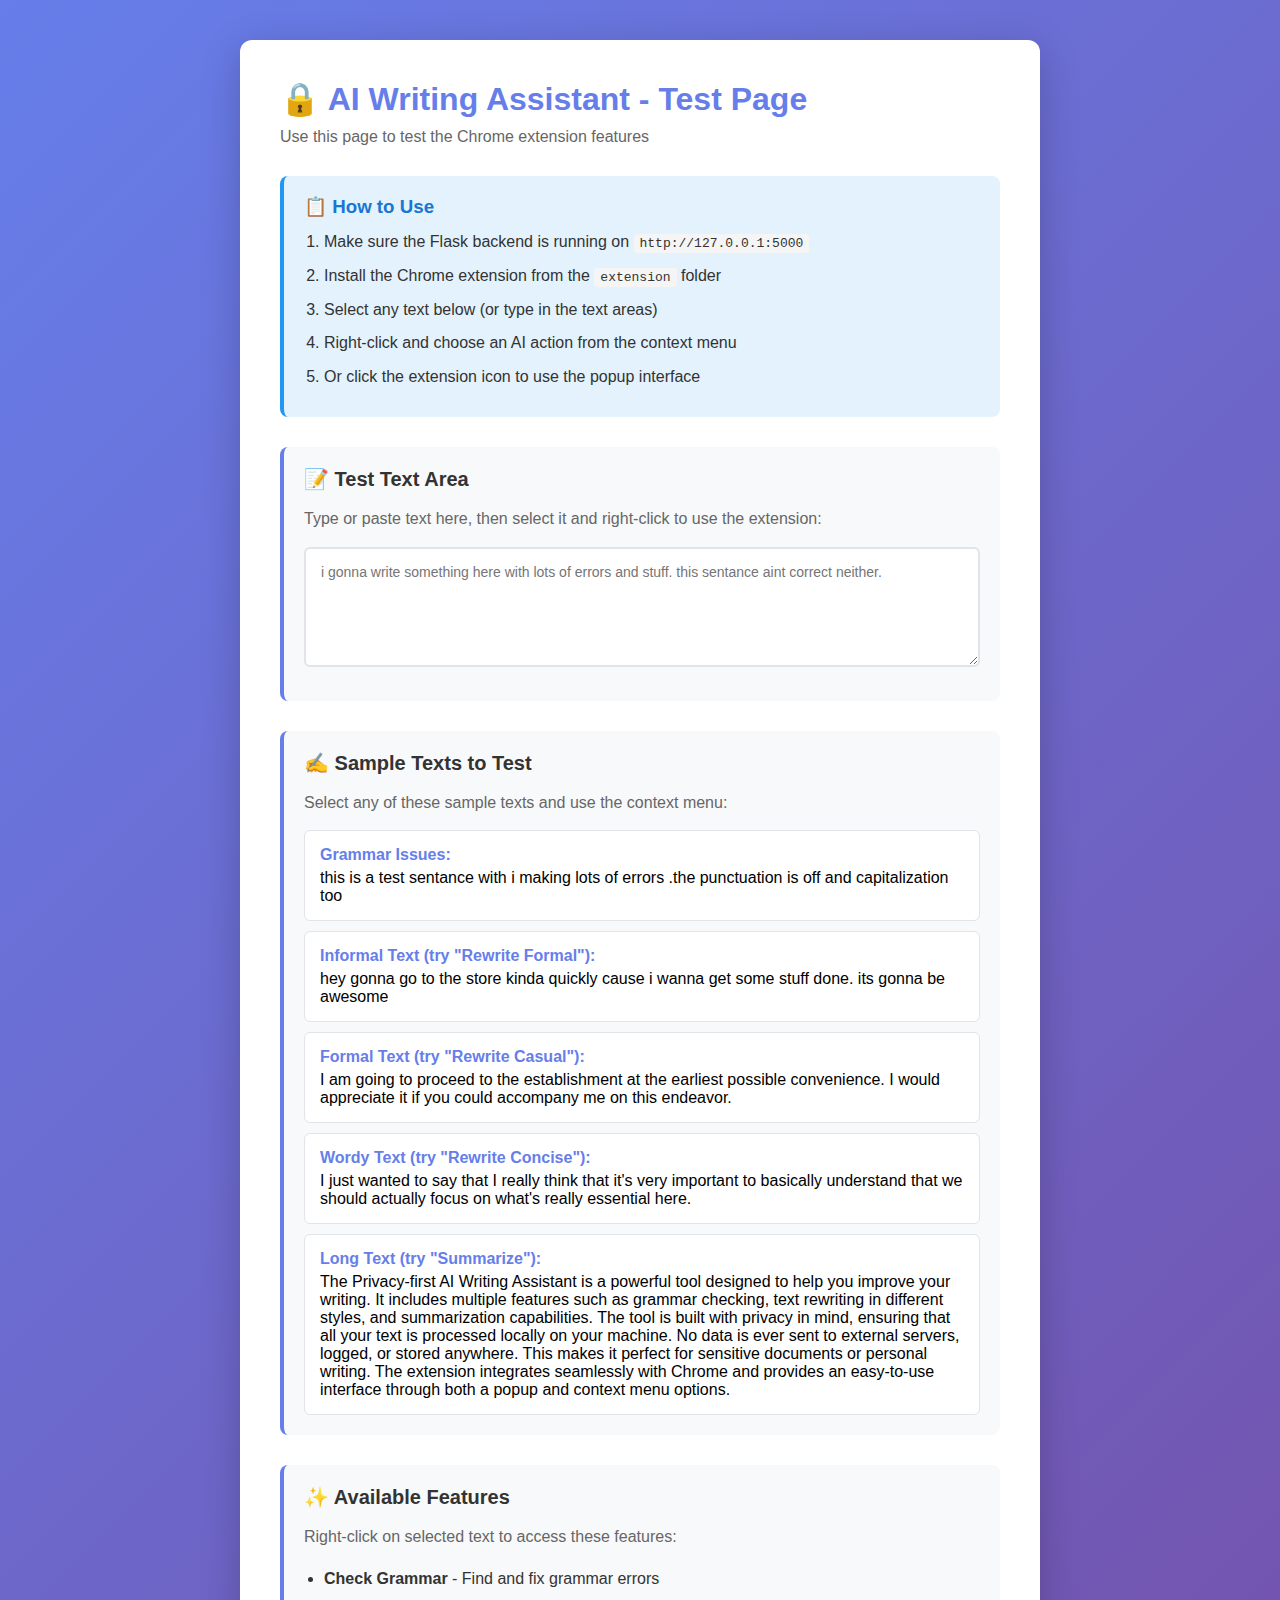
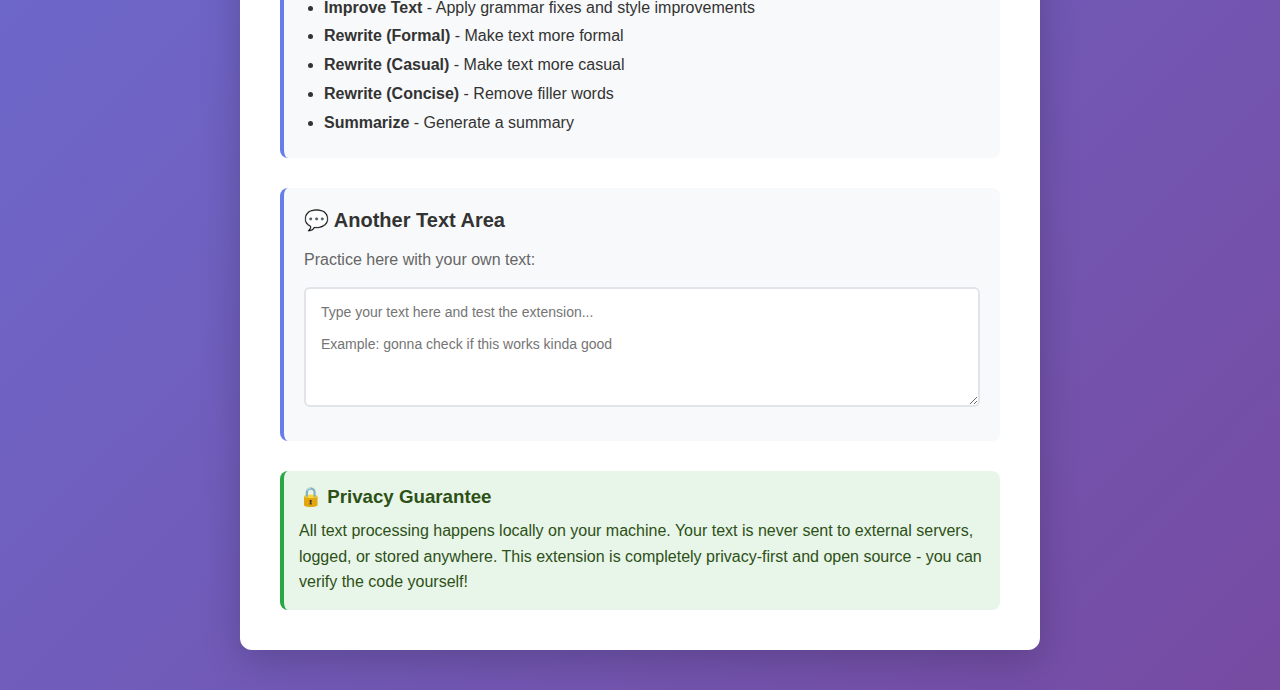
<file: demo.html>
<!DOCTYPE html>
<html lang="en">
<head>
    <meta charset="UTF-8">
    <meta name="viewport" content="width=device-width, initial-scale=1.0">
    <title>AI Writing Assistant - Test Page</title>
    <style>
        * {
            margin: 0;
            padding: 0;
            box-sizing: border-box;
        }

        body {
            font-family: -apple-system, BlinkMacSystemFont, 'Segoe UI', Roboto, Oxygen, Ubuntu, Cantarell, sans-serif;
            background: linear-gradient(135deg, #667eea 0%, #764ba2 100%);
            min-height: 100vh;
            padding: 40px 20px;
        }

        .container {
            max-width: 800px;
            margin: 0 auto;
            background: white;
            border-radius: 12px;
            padding: 40px;
            box-shadow: 0 10px 40px rgba(0, 0, 0, 0.2);
        }

        h1 {
            color: #667eea;
            margin-bottom: 10px;
            font-size: 32px;
        }

        .subtitle {
            color: #666;
            margin-bottom: 30px;
            font-size: 16px;
        }

        .section {
            margin-bottom: 30px;
            padding: 20px;
            background: #f8f9fa;
            border-radius: 8px;
            border-left: 4px solid #667eea;
        }

        .section h2 {
            color: #333;
            margin-bottom: 15px;
            font-size: 20px;
        }

        .section p {
            color: #666;
            line-height: 1.6;
            margin-bottom: 15px;
        }

        textarea {
            width: 100%;
            min-height: 120px;
            padding: 15px;
            border: 2px solid #e1e4e8;
            border-radius: 6px;
            font-size: 14px;
            font-family: inherit;
            resize: vertical;
            margin-bottom: 10px;
            transition: border-color 0.2s;
        }

        textarea:focus {
            outline: none;
            border-color: #667eea;
        }

        .sample-text {
            background: white;
            padding: 15px;
            border-radius: 6px;
            border: 1px solid #e1e4e8;
            margin-top: 10px;
            cursor: pointer;
            transition: background-color 0.2s;
        }

        .sample-text:hover {
            background: #f0f0f0;
        }

        .sample-text strong {
            color: #667eea;
            display: block;
            margin-bottom: 5px;
        }

        .instructions {
            background: #e3f2fd;
            border-left: 4px solid #2196f3;
            padding: 20px;
            border-radius: 8px;
            margin-bottom: 30px;
        }

        .instructions h3 {
            color: #1976d2;
            margin-bottom: 10px;
        }

        .instructions ol {
            margin-left: 20px;
            color: #333;
            line-height: 1.8;
        }

        .instructions li {
            margin-bottom: 5px;
        }

        .privacy-note {
            background: #e8f5e9;
            border-left: 4px solid #28a745;
            padding: 15px;
            border-radius: 8px;
            margin-top: 30px;
        }

        .privacy-note h3 {
            color: #2d5016;
            margin-bottom: 10px;
            display: flex;
            align-items: center;
            gap: 8px;
        }

        .privacy-note p {
            color: #2d5016;
            line-height: 1.6;
        }

        code {
            background: #f5f5f5;
            padding: 2px 6px;
            border-radius: 3px;
            font-family: 'Courier New', monospace;
            font-size: 13px;
        }
    </style>
</head>
<body>
    <div class="container">
        <h1>🔒 AI Writing Assistant - Test Page</h1>
        <p class="subtitle">Use this page to test the Chrome extension features</p>

        <div class="instructions">
            <h3>📋 How to Use</h3>
            <ol>
                <li>Make sure the Flask backend is running on <code>http://127.0.0.1:5000</code></li>
                <li>Install the Chrome extension from the <code>extension</code> folder</li>
                <li>Select any text below (or type in the text areas)</li>
                <li>Right-click and choose an AI action from the context menu</li>
                <li>Or click the extension icon to use the popup interface</li>
            </ol>
        </div>

        <div class="section">
            <h2>📝 Test Text Area</h2>
            <p>Type or paste text here, then select it and right-click to use the extension:</p>
            <textarea placeholder="i gonna write something here with lots of errors and stuff. this sentance aint correct neither. "></textarea>
        </div>

        <div class="section">
            <h2>✍️ Sample Texts to Test</h2>
            <p>Select any of these sample texts and use the context menu:</p>

            <div class="sample-text">
                <strong>Grammar Issues:</strong>
                this is a test sentance with i making lots of errors  .the punctuation is off and capitalization too
            </div>

            <div class="sample-text">
                <strong>Informal Text (try "Rewrite Formal"):</strong>
                hey gonna go to the store kinda quickly cause i wanna get some stuff done. its gonna be awesome
            </div>

            <div class="sample-text">
                <strong>Formal Text (try "Rewrite Casual"):</strong>
                I am going to proceed to the establishment at the earliest possible convenience. I would appreciate it if you could accompany me on this endeavor.
            </div>

            <div class="sample-text">
                <strong>Wordy Text (try "Rewrite Concise"):</strong>
                I just wanted to say that I really think that it's very important to basically understand that we should actually focus on what's really essential here.
            </div>

            <div class="sample-text">
                <strong>Long Text (try "Summarize"):</strong>
                The Privacy-first AI Writing Assistant is a powerful tool designed to help you improve your writing. It includes multiple features such as grammar checking, text rewriting in different styles, and summarization capabilities. The tool is built with privacy in mind, ensuring that all your text is processed locally on your machine. No data is ever sent to external servers, logged, or stored anywhere. This makes it perfect for sensitive documents or personal writing. The extension integrates seamlessly with Chrome and provides an easy-to-use interface through both a popup and context menu options.
            </div>
        </div>

        <div class="section">
            <h2>✨ Available Features</h2>
            <p>Right-click on selected text to access these features:</p>
            <ul style="margin-left: 20px; color: #333; line-height: 1.8;">
                <li><strong>Check Grammar</strong> - Find and fix grammar errors</li>
                <li><strong>Improve Text</strong> - Apply grammar fixes and style improvements</li>
                <li><strong>Rewrite (Formal)</strong> - Make text more formal</li>
                <li><strong>Rewrite (Casual)</strong> - Make text more casual</li>
                <li><strong>Rewrite (Concise)</strong> - Remove filler words</li>
                <li><strong>Summarize</strong> - Generate a summary</li>
            </ul>
        </div>

        <div class="section">
            <h2>💬 Another Text Area</h2>
            <p>Practice here with your own text:</p>
            <textarea placeholder="Type your text here and test the extension...

Example: gonna check if this works kinda good"></textarea>
        </div>

        <div class="privacy-note">
            <h3>🔒 Privacy Guarantee</h3>
            <p>
                All text processing happens locally on your machine. Your text is never sent to external servers, 
                logged, or stored anywhere. This extension is completely privacy-first and open source - 
                you can verify the code yourself!
            </p>
        </div>
    </div>

    <script>
        // Make sample texts clickable to auto-select
        document.querySelectorAll('.sample-text').forEach(element => {
            element.addEventListener('click', function() {
                const range = document.createRange();
                range.selectNodeContents(this);
                const selection = window.getSelection();
                selection.removeAllRanges();
                selection.addRange(range);
            });
        });
    </script>
</body>
</html>
</file>
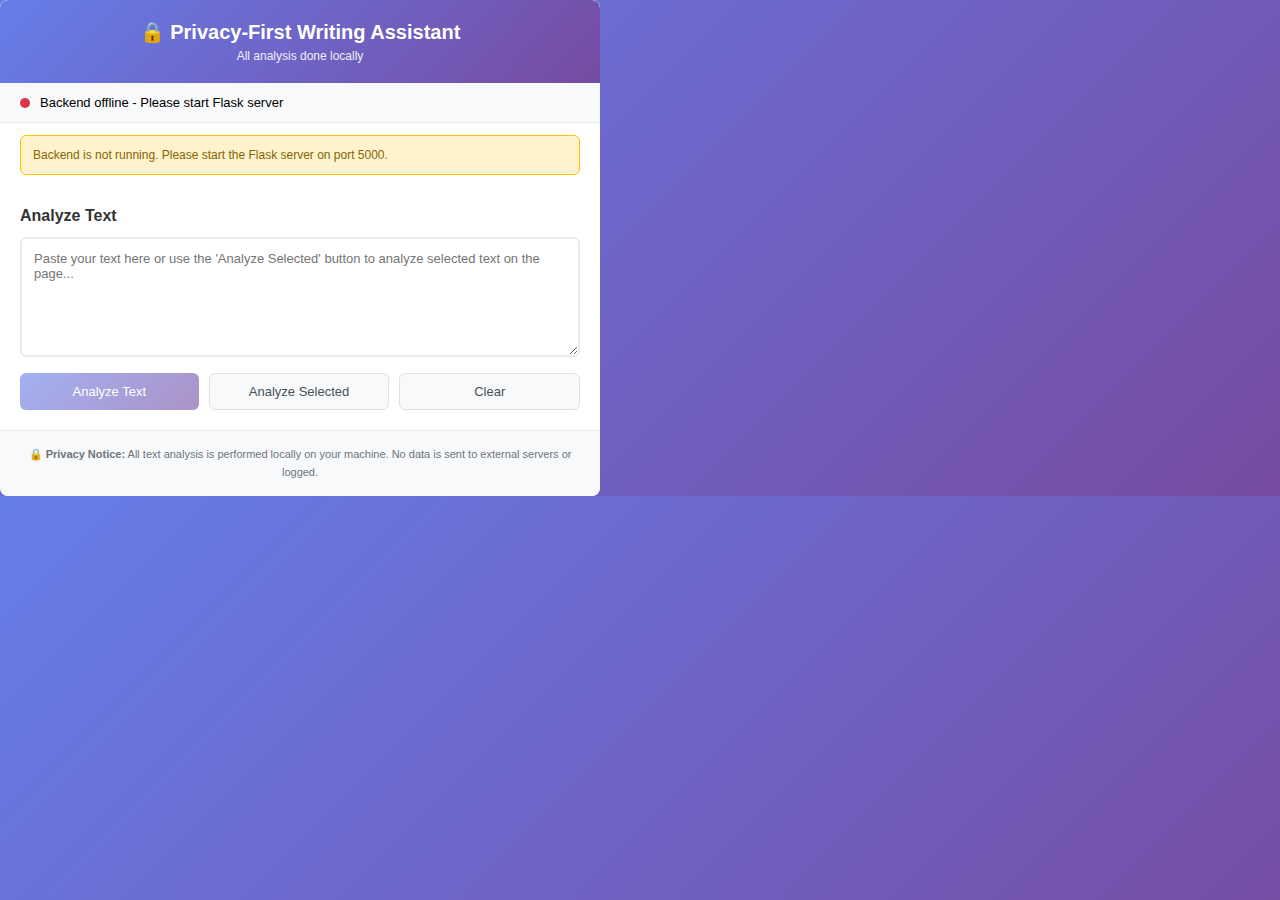
<file: chrome-extension/popup.html>
<!DOCTYPE html>
<html lang="en">
<head>
  <meta charset="UTF-8">
  <meta name="viewport" content="width=device-width, initial-scale=1.0">
  <title>Writing Assistant</title>
  <link rel="stylesheet" href="popup.css">
</head>
<body>
  <div class="container">
    <header>
      <h1>🔒 Privacy-First Writing Assistant</h1>
      <p class="subtitle">All analysis done locally</p>
    </header>

    <div class="status" id="status">
      <div class="status-indicator" id="statusIndicator"></div>
      <span id="statusText">Checking backend...</span>
    </div>

    <div class="section">
      <h2>Analyze Text</h2>
      <textarea id="textInput" placeholder="Paste your text here or use the 'Analyze Selected' button to analyze selected text on the page..."></textarea>
      
      <div class="button-group">
        <button id="analyzeBtn" class="btn btn-primary">Analyze Text</button>
        <button id="analyzeSelectedBtn" class="btn btn-secondary">Analyze Selected</button>
        <button id="clearBtn" class="btn btn-secondary">Clear</button>
      </div>
    </div>

    <div class="results" id="results" style="display: none;">
      <h2>Analysis Results</h2>
      
      <div class="result-section">
        <h3>📊 Statistics</h3>
        <div id="statistics" class="stats-grid"></div>
      </div>

      <div class="result-section">
        <h3>📖 Readability</h3>
        <div id="readability"></div>
      </div>

      <div class="result-section">
        <h3>✏️ Grammar Issues</h3>
        <div id="grammar"></div>
      </div>

      <div class="result-section">
        <h3>💡 Suggestions</h3>
        <div id="suggestions"></div>
      </div>

      <div class="result-section">
        <h3>🎭 Tone Analysis</h3>
        <div id="tone"></div>
      </div>
    </div>

    <footer>
      <p class="privacy-note">
        🔒 <strong>Privacy Notice:</strong> All text analysis is performed locally on your machine. 
        No data is sent to external servers or logged.
      </p>
    </footer>
  </div>

  <script src="popup.js"></script>
</body>
</html>
</file>
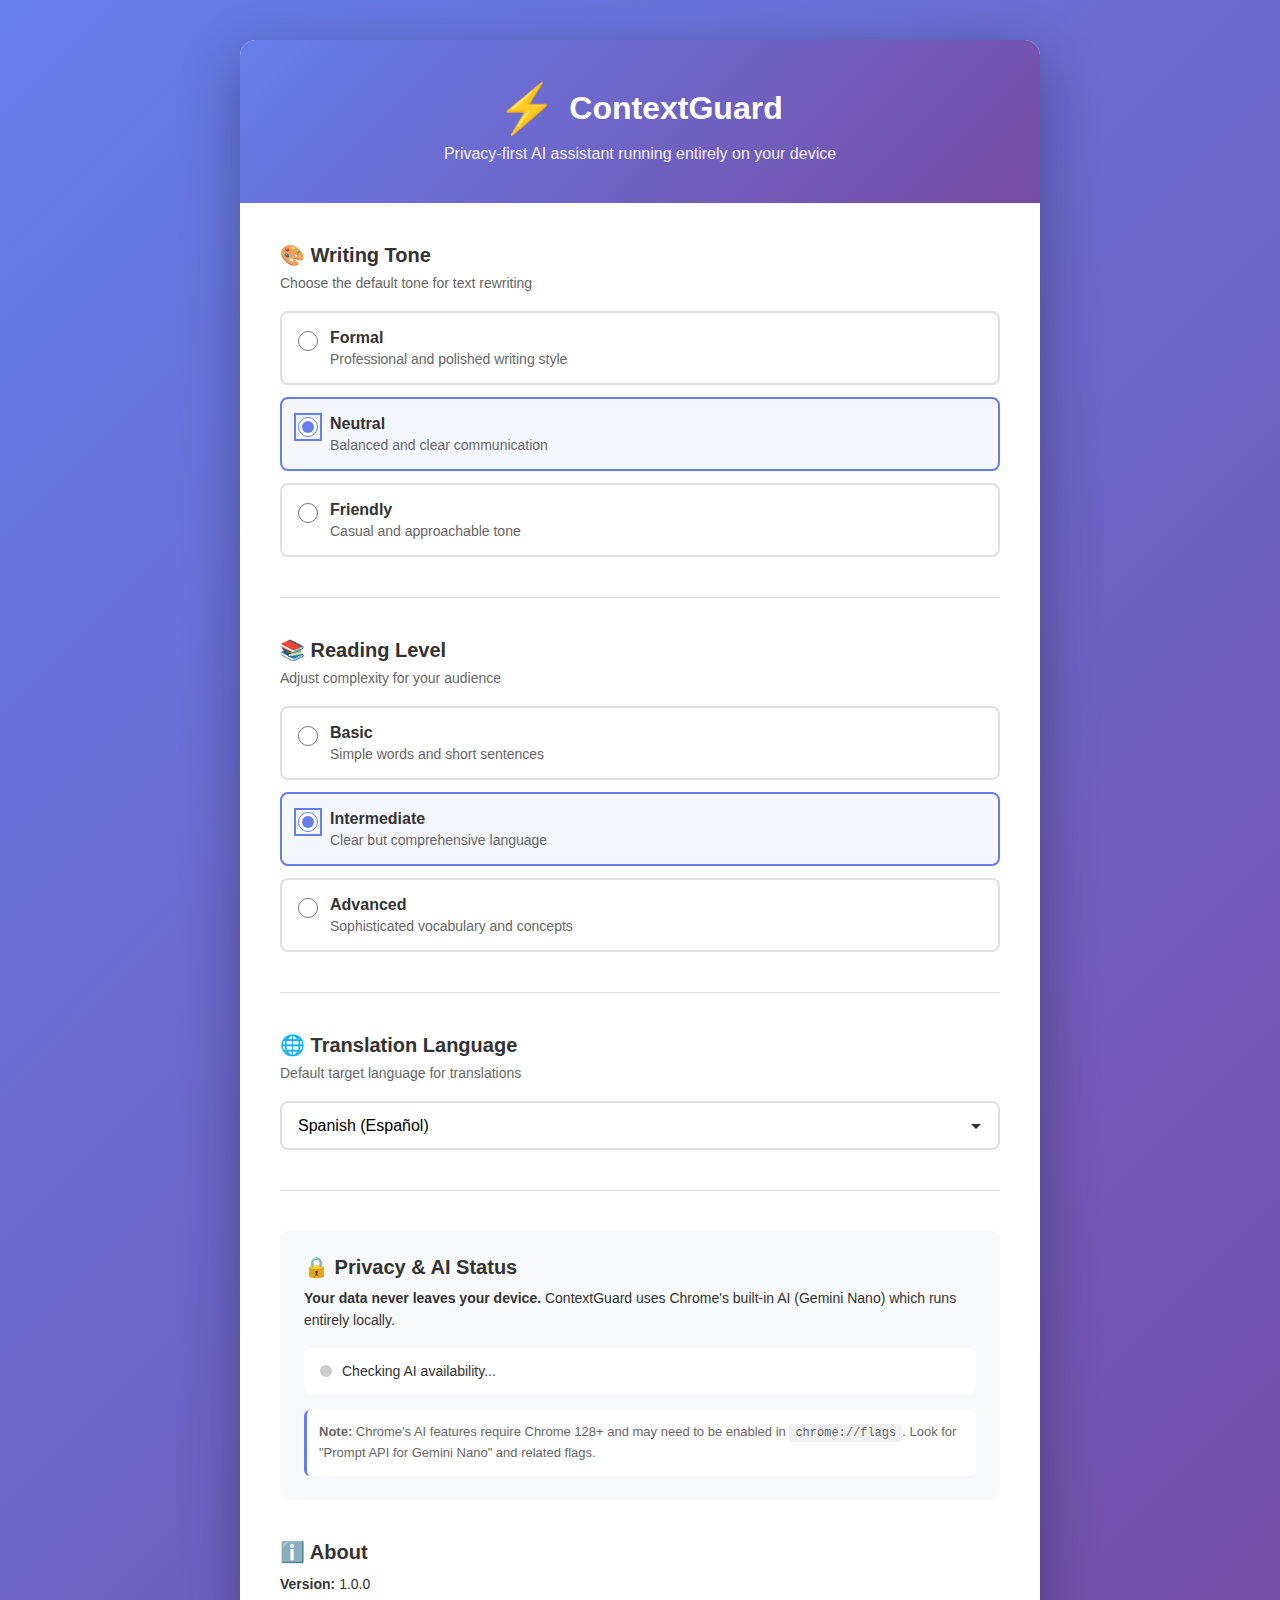
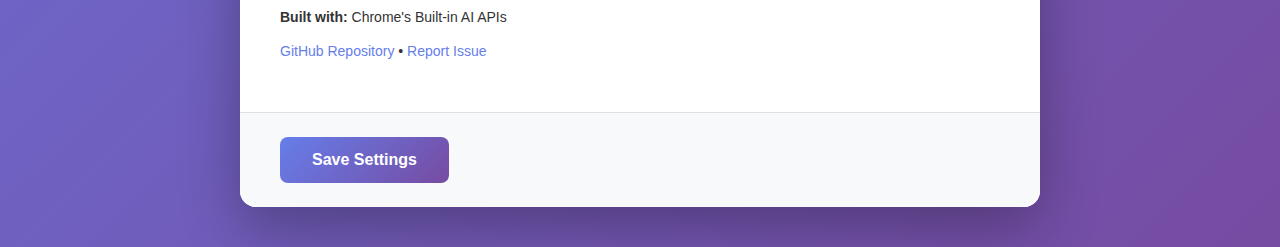
<file: public/options.html>
<!DOCTYPE html>
<html lang="en">
<head>
  <meta charset="UTF-8">
  <meta name="viewport" content="width=device-width, initial-scale=1.0">
  <title>ContextGuard - Options</title>
  <link rel="stylesheet" href="options.css">
</head>
<body>
  <div class="container">
    <header>
      <div class="logo">
        <span class="logo-icon">⚡</span>
        <h1>ContextGuard</h1>
      </div>
      <p class="subtitle">Privacy-first AI assistant running entirely on your device</p>
    </header>

    <main>
      <section class="section">
        <h2>🎨 Writing Tone</h2>
        <p class="section-description">Choose the default tone for text rewriting</p>
        
        <div class="radio-group">
          <label class="radio-label">
            <input type="radio" name="tone" value="formal">
            <div class="radio-content">
              <strong>Formal</strong>
              <span>Professional and polished writing style</span>
            </div>
          </label>

          <label class="radio-label">
            <input type="radio" name="tone" value="neutral" checked>
            <div class="radio-content">
              <strong>Neutral</strong>
              <span>Balanced and clear communication</span>
            </div>
          </label>

          <label class="radio-label">
            <input type="radio" name="tone" value="friendly">
            <div class="radio-content">
              <strong>Friendly</strong>
              <span>Casual and approachable tone</span>
            </div>
          </label>
        </div>
      </section>

      <section class="section">
        <h2>📚 Reading Level</h2>
        <p class="section-description">Adjust complexity for your audience</p>
        
        <div class="radio-group">
          <label class="radio-label">
            <input type="radio" name="readingLevel" value="basic">
            <div class="radio-content">
              <strong>Basic</strong>
              <span>Simple words and short sentences</span>
            </div>
          </label>

          <label class="radio-label">
            <input type="radio" name="readingLevel" value="intermediate" checked>
            <div class="radio-content">
              <strong>Intermediate</strong>
              <span>Clear but comprehensive language</span>
            </div>
          </label>

          <label class="radio-label">
            <input type="radio" name="readingLevel" value="advanced">
            <div class="radio-content">
              <strong>Advanced</strong>
              <span>Sophisticated vocabulary and concepts</span>
            </div>
          </label>
        </div>
      </section>

      <section class="section">
        <h2>🌐 Translation Language</h2>
        <p class="section-description">Default target language for translations</p>
        
        <div class="select-wrapper">
          <select id="targetLanguage" name="targetLanguage">
            <option value="es">Spanish (Español)</option>
            <option value="fr">French (Français)</option>
            <option value="de">German (Deutsch)</option>
            <option value="it">Italian (Italiano)</option>
            <option value="pt">Portuguese (Português)</option>
            <option value="ja">Japanese (日本語)</option>
            <option value="zh">Chinese (中文)</option>
            <option value="ko">Korean (한국어)</option>
            <option value="ru">Russian (Русский)</option>
            <option value="ar">Arabic (العربية)</option>
          </select>
        </div>
      </section>

      <section class="section info-section">
        <h2>🔒 Privacy & AI Status</h2>
        <div class="info-box">
          <p>
            <strong>Your data never leaves your device.</strong>
            ContextGuard uses Chrome's built-in AI (Gemini Nano) which runs entirely locally.
          </p>
          <div class="status-indicator">
            <span class="status-dot" id="aiStatus"></span>
            <span id="aiStatusText">Checking AI availability...</span>
          </div>
          <p class="info-note">
            <strong>Note:</strong> Chrome's AI features require Chrome 128+ and may need to be enabled in
            <code>chrome://flags</code>. Look for "Prompt API for Gemini Nano" and related flags.
          </p>
        </div>
      </section>

      <section class="section">
        <h2>ℹ️ About</h2>
        <div class="about-content">
          <p><strong>Version:</strong> 1.0.0</p>
          <p><strong>Built with:</strong> Chrome's Built-in AI APIs</p>
          <p>
            <a href="https://github.com/yourusername/contextguard" target="_blank">GitHub Repository</a> •
            <a href="https://github.com/yourusername/contextguard/issues" target="_blank">Report Issue</a>
          </p>
        </div>
      </section>
    </main>

    <footer>
      <button id="saveBtn" class="save-btn">Save Settings</button>
      <div class="save-status" id="saveStatus"></div>
    </footer>
  </div>

  <script src="options.js"></script>
</body>
</html>
</file>
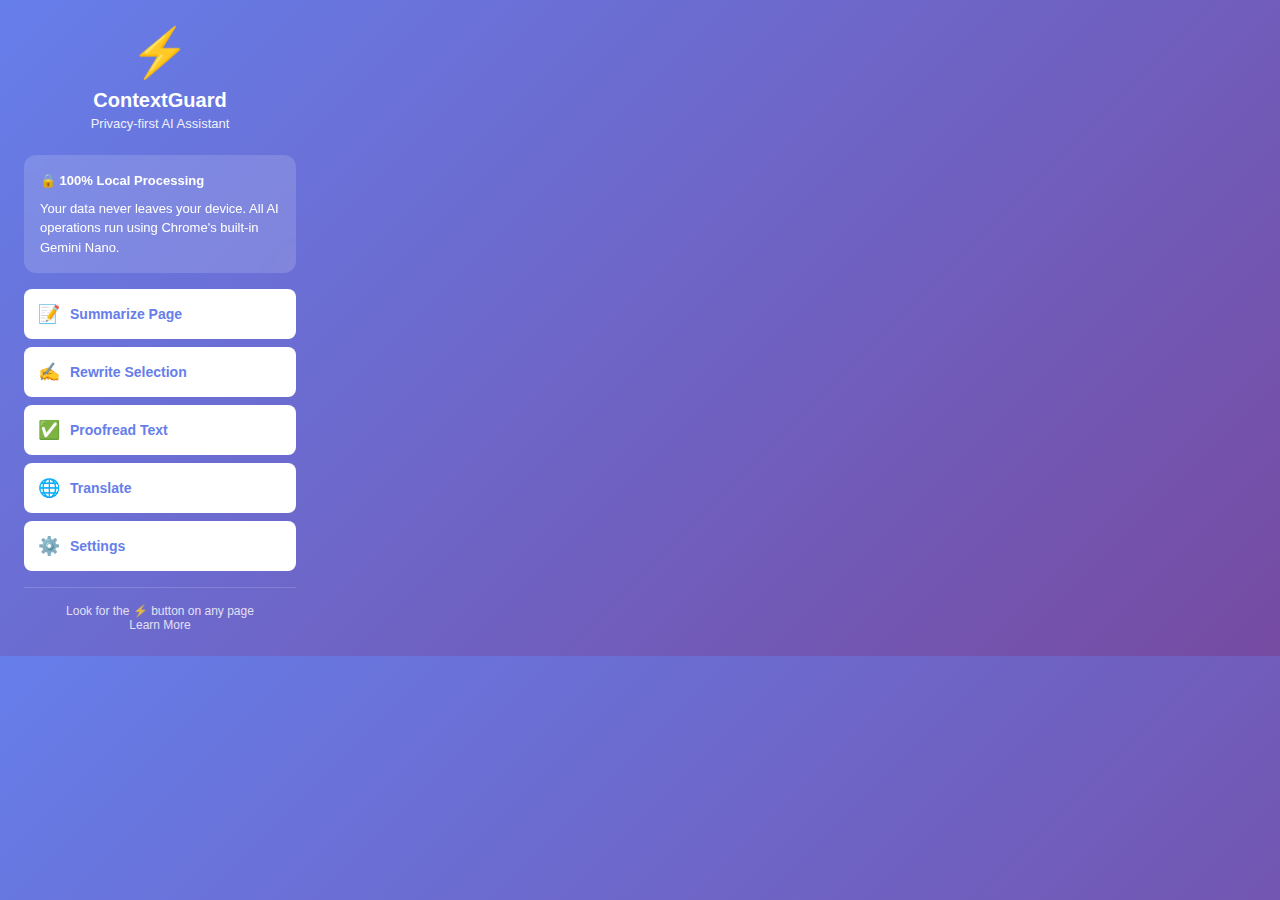
<file: public/popup.html>
<!DOCTYPE html>
<html lang="en">
<head>
  <meta charset="UTF-8">
  <meta name="viewport" content="width=device-width, initial-scale=1.0">
  <title>ContextGuard</title>
  <style>
    * {
      margin: 0;
      padding: 0;
      box-sizing: border-box;
    }

    body {
      width: 320px;
      font-family: -apple-system, BlinkMacSystemFont, 'Segoe UI', Roboto, sans-serif;
      background: linear-gradient(135deg, #667eea 0%, #764ba2 100%);
      color: white;
    }

    .container {
      padding: 24px;
    }

    .header {
      text-align: center;
      margin-bottom: 24px;
    }

    .logo {
      font-size: 48px;
      margin-bottom: 8px;
    }

    h1 {
      font-size: 20px;
      font-weight: 600;
      margin-bottom: 4px;
    }

    .subtitle {
      font-size: 13px;
      opacity: 0.9;
    }

    .info {
      background: rgba(255, 255, 255, 0.15);
      backdrop-filter: blur(10px);
      padding: 16px;
      border-radius: 12px;
      margin-bottom: 16px;
      font-size: 13px;
      line-height: 1.5;
    }

    .info strong {
      display: block;
      margin-bottom: 8px;
    }

    .actions {
      display: flex;
      flex-direction: column;
      gap: 8px;
    }

    .action-btn {
      width: 100%;
      padding: 14px;
      background: white;
      color: #667eea;
      border: none;
      border-radius: 8px;
      font-size: 14px;
      font-weight: 600;
      cursor: pointer;
      transition: all 0.2s ease;
      display: flex;
      align-items: center;
      gap: 10px;
      font-family: inherit;
    }

    .action-btn:hover {
      transform: translateY(-2px);
      box-shadow: 0 4px 12px rgba(0, 0, 0, 0.15);
    }

    .action-btn .icon {
      font-size: 18px;
    }

    .footer {
      margin-top: 16px;
      padding-top: 16px;
      border-top: 1px solid rgba(255, 255, 255, 0.2);
      text-align: center;
      font-size: 12px;
      opacity: 0.8;
    }

    .footer a {
      color: white;
      text-decoration: none;
      font-weight: 500;
    }

    .footer a:hover {
      text-decoration: underline;
    }
  </style>
</head>
<body>
  <div class="container">
    <div class="header">
      <div class="logo">⚡</div>
      <h1>ContextGuard</h1>
      <p class="subtitle">Privacy-first AI Assistant</p>
    </div>

    <div class="info">
      <strong>🔒 100% Local Processing</strong>
      Your data never leaves your device. All AI operations run using Chrome's built-in Gemini Nano.
    </div>

    <div class="actions">
      <button class="action-btn" id="summarizeBtn">
        <span class="icon">📝</span>
        <span>Summarize Page</span>
      </button>
      <button class="action-btn" id="rewriteBtn">
        <span class="icon">✍️</span>
        <span>Rewrite Selection</span>
      </button>
      <button class="action-btn" id="proofreadBtn">
        <span class="icon">✅</span>
        <span>Proofread Text</span>
      </button>
      <button class="action-btn" id="translateBtn">
        <span class="icon">🌐</span>
        <span>Translate</span>
      </button>
      <button class="action-btn" id="optionsBtn">
        <span class="icon">⚙️</span>
        <span>Settings</span>
      </button>
    </div>

    <div class="footer">
      <p>Look for the ⚡ button on any page</p>
      <a href="#" id="learnMore">Learn More</a>
    </div>
  </div>

  <script src="popup.js"></script>
</body>
</html>
</file>
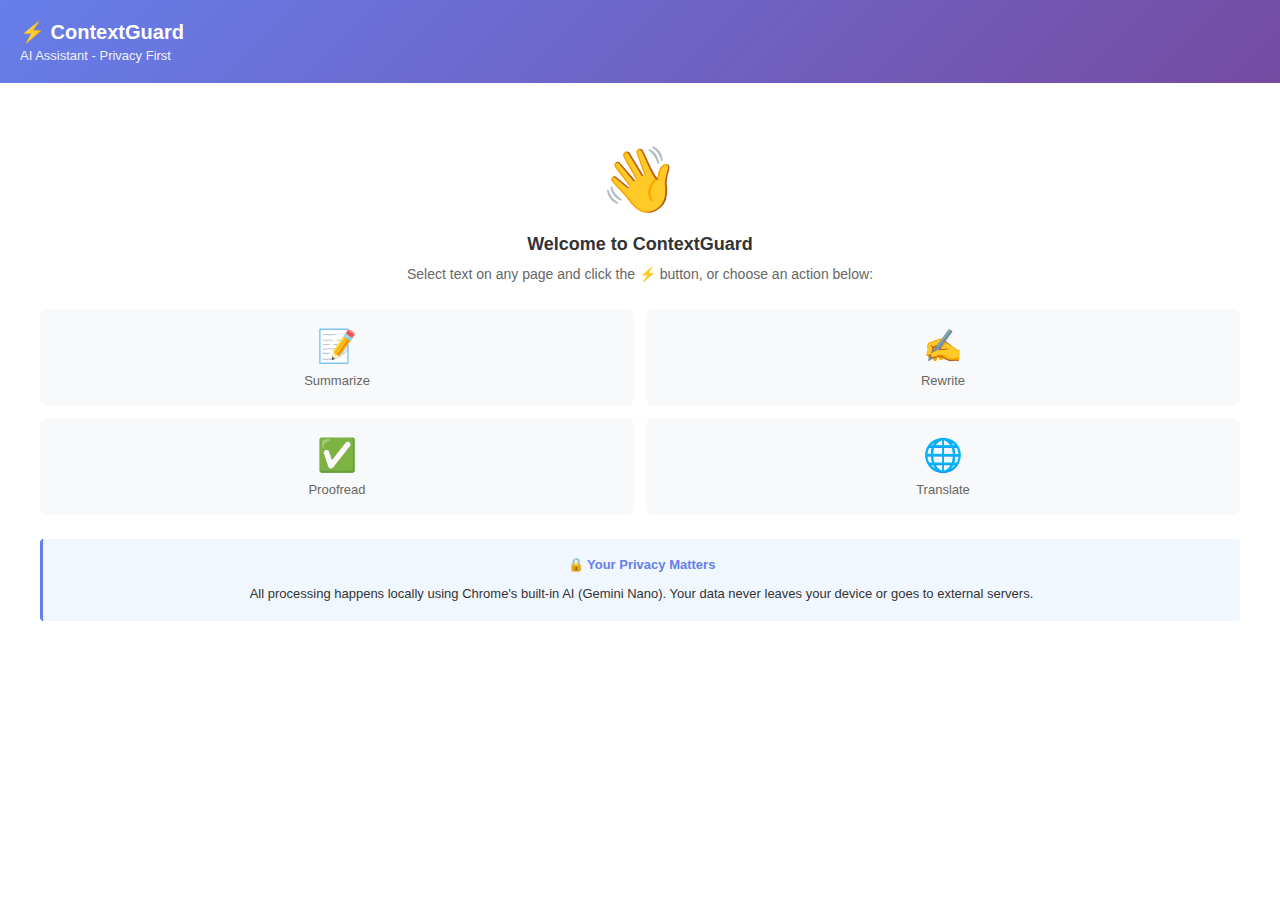
<file: public/sidepanel.html>
<!DOCTYPE html>
<html lang="en">
<head>
  <meta charset="UTF-8">
  <meta name="viewport" content="width=device-width, initial-scale=1.0">
  <title>ContextGuard - Side Panel</title>
  <style>
    * {
      margin: 0;
      padding: 0;
      box-sizing: border-box;
    }

    body {
      font-family: -apple-system, BlinkMacSystemFont, 'Segoe UI', Roboto, sans-serif;
      background: white;
      height: 100vh;
      display: flex;
      flex-direction: column;
    }

    .header {
      padding: 20px;
      background: linear-gradient(135deg, #667eea 0%, #764ba2 100%);
      color: white;
    }

    .header h1 {
      font-size: 20px;
      font-weight: 600;
      margin-bottom: 4px;
    }

    .header p {
      font-size: 13px;
      opacity: 0.9;
    }

    .content {
      flex: 1;
      overflow-y: auto;
      padding: 20px;
    }

    .welcome {
      text-align: center;
      padding: 40px 20px;
      color: #666;
    }

    .welcome .icon {
      font-size: 64px;
      margin-bottom: 16px;
    }

    .welcome h2 {
      font-size: 18px;
      color: #333;
      margin-bottom: 8px;
    }

    .welcome p {
      font-size: 14px;
      line-height: 1.6;
    }

    .actions-grid {
      display: grid;
      grid-template-columns: 1fr 1fr;
      gap: 12px;
      margin-top: 24px;
    }

    .action-card {
      padding: 16px;
      background: #f8f9fa;
      border-radius: 8px;
      text-align: center;
      cursor: pointer;
      transition: all 0.2s ease;
      border: 2px solid transparent;
    }

    .action-card:hover {
      background: #667eea;
      color: white;
      transform: translateY(-2px);
      box-shadow: 0 4px 12px rgba(102, 126, 234, 0.3);
    }

    .action-card .icon {
      font-size: 32px;
      margin-bottom: 8px;
    }

    .action-card .label {
      font-size: 13px;
      font-weight: 500;
    }

    .info-box {
      background: #f0f7ff;
      border-left: 3px solid #667eea;
      padding: 16px;
      margin-top: 24px;
      border-radius: 4px;
      font-size: 13px;
      line-height: 1.6;
      color: #333;
    }

    .info-box strong {
      display: block;
      margin-bottom: 8px;
      color: #667eea;
    }
  </style>
</head>
<body>
  <div class="header">
    <h1>⚡ ContextGuard</h1>
    <p>AI Assistant - Privacy First</p>
  </div>

  <div class="content">
    <div class="welcome">
      <div class="icon">👋</div>
      <h2>Welcome to ContextGuard</h2>
      <p>Select text on any page and click the ⚡ button, or choose an action below:</p>

      <div class="actions-grid">
        <div class="action-card" data-action="summarize">
          <div class="icon">📝</div>
          <div class="label">Summarize</div>
        </div>
        <div class="action-card" data-action="rewrite">
          <div class="icon">✍️</div>
          <div class="label">Rewrite</div>
        </div>
        <div class="action-card" data-action="proofread">
          <div class="icon">✅</div>
          <div class="label">Proofread</div>
        </div>
        <div class="action-card" data-action="translate">
          <div class="icon">🌐</div>
          <div class="label">Translate</div>
        </div>
      </div>

      <div class="info-box">
        <strong>🔒 Your Privacy Matters</strong>
        All processing happens locally using Chrome's built-in AI (Gemini Nano). Your data never leaves your device or goes to external servers.
      </div>
    </div>
  </div>

  <script src="sidepanel.js"></script>
</body>
</html>
</file>
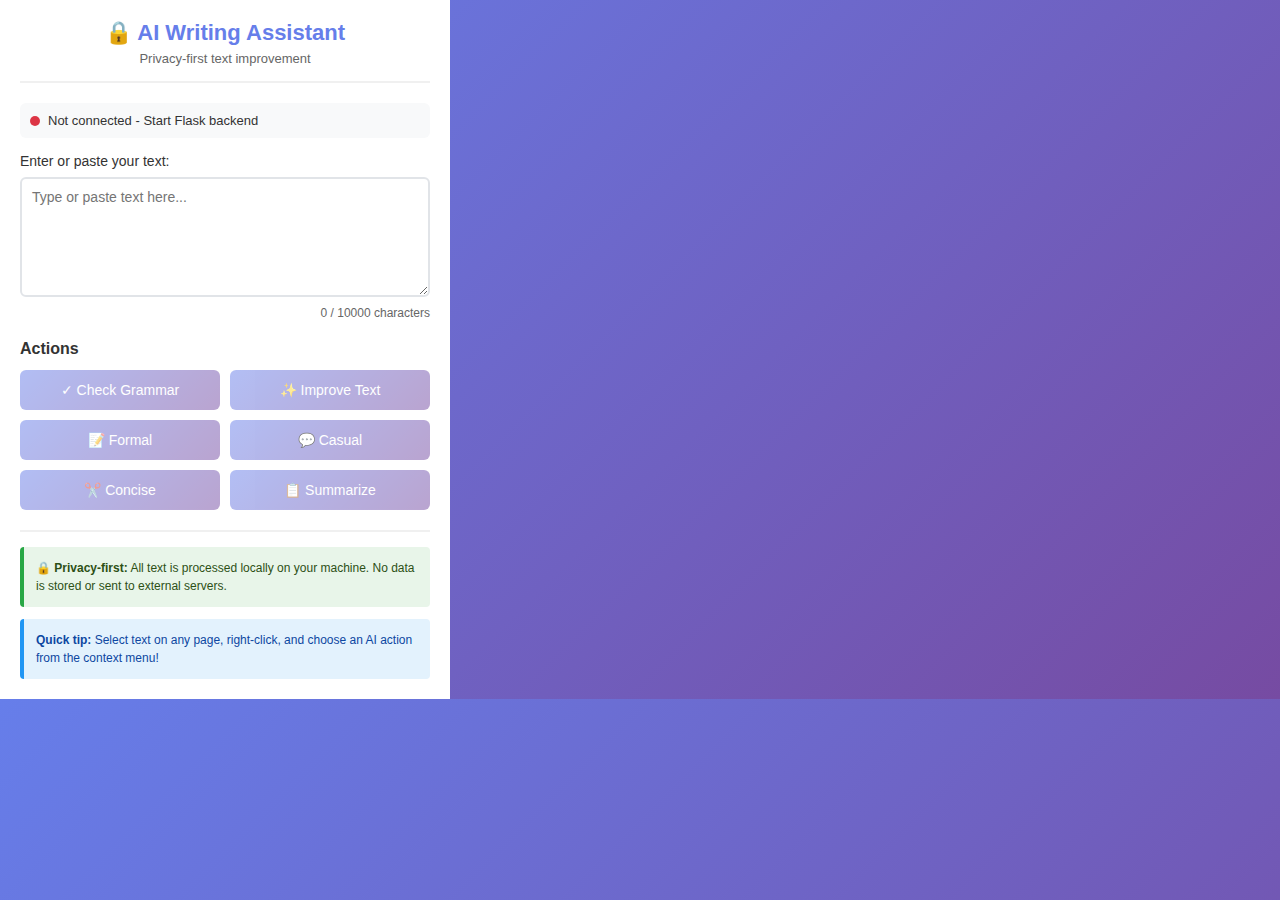
<file: extension/popup/popup.html>
<!DOCTYPE html>
<html lang="en">
<head>
  <meta charset="UTF-8">
  <meta name="viewport" content="width=device-width, initial-scale=1.0">
  <title>AI Writing Assistant</title>
  <link rel="stylesheet" href="popup.css">
</head>
<body>
  <div class="container">
    <header>
      <h1>🔒 AI Writing Assistant</h1>
      <p class="subtitle">Privacy-first text improvement</p>
    </header>

    <div class="status" id="status">
      <div class="status-indicator" id="statusIndicator"></div>
      <span id="statusText">Checking connection...</span>
    </div>

    <div class="input-section">
      <label for="textInput">Enter or paste your text:</label>
      <textarea 
        id="textInput" 
        placeholder="Type or paste text here..."
        rows="6"
      ></textarea>
      <div class="char-count">
        <span id="charCount">0</span> / 10000 characters
      </div>
    </div>

    <div class="actions">
      <h3>Actions</h3>
      <div class="button-grid">
        <button class="action-btn" id="checkGrammar" title="Check for grammar errors">
          ✓ Check Grammar
        </button>
        <button class="action-btn" id="improveTxt" title="Fix grammar and improve style">
          ✨ Improve Text
        </button>
        <button class="action-btn" id="rewriteFormal" title="Make text more formal">
          📝 Formal
        </button>
        <button class="action-btn" id="rewriteCasual" title="Make text more casual">
          💬 Casual
        </button>
        <button class="action-btn" id="rewriteConcise" title="Make text more concise">
          ✂️ Concise
        </button>
        <button class="action-btn" id="summarize" title="Summarize the text">
          📋 Summarize
        </button>
      </div>
    </div>

    <div class="result-section" id="resultSection" style="display: none;">
      <h3>Result</h3>
      <div class="result-box" id="resultBox"></div>
      <button class="copy-btn" id="copyBtn">📋 Copy Result</button>
    </div>

    <footer>
      <div class="privacy-info">
        <p>🔒 <strong>Privacy-first:</strong> All text is processed locally on your machine. No data is stored or sent to external servers.</p>
      </div>
      <div class="instructions">
        <p><strong>Quick tip:</strong> Select text on any page, right-click, and choose an AI action from the context menu!</p>
      </div>
    </footer>
  </div>

  <script src="popup.js"></script>
</body>
</html>
</file>
<file: chrome-extension/popup.css>
* {
  margin: 0;
  padding: 0;
  box-sizing: border-box;
}

body {
  font-family: -apple-system, BlinkMacSystemFont, 'Segoe UI', Roboto, Oxygen, Ubuntu, Cantarell, sans-serif;
  background: linear-gradient(135deg, #667eea 0%, #764ba2 100%);
  min-width: 450px;
  max-width: 600px;
}

.container {
  background: white;
  border-radius: 8px;
  margin: 0;
  max-height: 600px;
  overflow-y: auto;
}

header {
  background: linear-gradient(135deg, #667eea 0%, #764ba2 100%);
  color: white;
  padding: 20px;
  text-align: center;
  border-radius: 8px 8px 0 0;
}

header h1 {
  font-size: 20px;
  margin-bottom: 5px;
  font-weight: 600;
}

.subtitle {
  font-size: 12px;
  opacity: 0.9;
}

.status {
  padding: 12px 20px;
  background: #f8f9fa;
  border-bottom: 1px solid #e9ecef;
  display: flex;
  align-items: center;
  gap: 10px;
  font-size: 13px;
}

.status-indicator {
  width: 10px;
  height: 10px;
  border-radius: 50%;
  background: #ffc107;
  animation: pulse 2s infinite;
}

.status-indicator.online {
  background: #28a745;
  animation: none;
}

.status-indicator.offline {
  background: #dc3545;
  animation: none;
}

@keyframes pulse {
  0%, 100% { opacity: 1; }
  50% { opacity: 0.5; }
}

.section {
  padding: 20px;
}

h2 {
  font-size: 16px;
  margin-bottom: 12px;
  color: #333;
}

h3 {
  font-size: 14px;
  margin-bottom: 10px;
  color: #555;
  font-weight: 600;
}

#textInput {
  width: 100%;
  min-height: 120px;
  padding: 12px;
  border: 2px solid #e9ecef;
  border-radius: 6px;
  font-size: 13px;
  font-family: inherit;
  resize: vertical;
  transition: border-color 0.2s;
}

#textInput:focus {
  outline: none;
  border-color: #667eea;
}

.button-group {
  display: flex;
  gap: 10px;
  margin-top: 12px;
}

.btn {
  padding: 10px 16px;
  border: none;
  border-radius: 6px;
  font-size: 13px;
  font-weight: 500;
  cursor: pointer;
  transition: all 0.2s;
  flex: 1;
}

.btn-primary {
  background: linear-gradient(135deg, #667eea 0%, #764ba2 100%);
  color: white;
}

.btn-primary:hover {
  transform: translateY(-1px);
  box-shadow: 0 4px 12px rgba(102, 126, 234, 0.4);
}

.btn-primary:disabled {
  opacity: 0.6;
  cursor: not-allowed;
  transform: none;
}

.btn-secondary {
  background: #f8f9fa;
  color: #495057;
  border: 1px solid #dee2e6;
}

.btn-secondary:hover {
  background: #e9ecef;
}

.results {
  padding: 0 20px 20px;
  max-height: 400px;
  overflow-y: auto;
}

.result-section {
  margin-bottom: 20px;
  padding: 15px;
  background: #f8f9fa;
  border-radius: 6px;
  border-left: 4px solid #667eea;
}

.stats-grid {
  display: grid;
  grid-template-columns: repeat(2, 1fr);
  gap: 10px;
  margin-top: 8px;
}

.stat-item {
  background: white;
  padding: 10px;
  border-radius: 4px;
  text-align: center;
}

.stat-value {
  font-size: 20px;
  font-weight: 600;
  color: #667eea;
}

.stat-label {
  font-size: 11px;
  color: #6c757d;
  margin-top: 4px;
}

.metric-item {
  display: flex;
  justify-content: space-between;
  padding: 8px 0;
  border-bottom: 1px solid #e9ecef;
}

.metric-item:last-child {
  border-bottom: none;
}

.metric-label {
  font-size: 12px;
  color: #6c757d;
}

.metric-value {
  font-size: 12px;
  font-weight: 600;
  color: #333;
}

.issue-item,
.suggestion-item {
  background: white;
  padding: 12px;
  margin-bottom: 10px;
  border-radius: 4px;
  font-size: 12px;
  border-left: 3px solid #ffc107;
}

.issue-item:last-child,
.suggestion-item:last-child {
  margin-bottom: 0;
}

.issue-message,
.suggestion-message {
  color: #495057;
  margin-bottom: 6px;
  font-weight: 500;
}

.issue-context,
.suggestion-sentence {
  color: #6c757d;
  font-style: italic;
  font-size: 11px;
  margin-top: 4px;
  padding: 6px;
  background: #f8f9fa;
  border-radius: 3px;
}

.replacements {
  margin-top: 6px;
  display: flex;
  gap: 6px;
  flex-wrap: wrap;
}

.replacement {
  background: #e7f3ff;
  color: #0066cc;
  padding: 4px 8px;
  border-radius: 3px;
  font-size: 11px;
  border: 1px solid #b3d9ff;
}

.tone-item {
  display: flex;
  justify-content: space-between;
  align-items: center;
  padding: 8px 12px;
  background: white;
  border-radius: 4px;
  margin-bottom: 8px;
}

.tone-label {
  font-size: 12px;
  color: #6c757d;
}

.tone-value {
  font-size: 13px;
  font-weight: 600;
  color: #667eea;
  text-transform: capitalize;
}

.empty-state {
  text-align: center;
  padding: 20px;
  color: #6c757d;
  font-size: 12px;
}

footer {
  background: #f8f9fa;
  padding: 15px 20px;
  border-top: 1px solid #e9ecef;
  border-radius: 0 0 8px 8px;
}

.privacy-note {
  font-size: 11px;
  color: #6c757d;
  text-align: center;
  line-height: 1.6;
}

.error {
  background: #fff3cd;
  border: 1px solid #ffc107;
  color: #856404;
  padding: 12px;
  border-radius: 6px;
  margin: 12px 20px;
  font-size: 12px;
}

.loading {
  text-align: center;
  padding: 20px;
  color: #6c757d;
}

.spinner {
  border: 3px solid #f3f3f3;
  border-top: 3px solid #667eea;
  border-radius: 50%;
  width: 30px;
  height: 30px;
  animation: spin 1s linear infinite;
  margin: 0 auto 10px;
}

@keyframes spin {
  0% { transform: rotate(0deg); }
  100% { transform: rotate(360deg); }
}
</file>
<file: public/options.css>
/* ContextGuard - Options Page Styles */

* {
  margin: 0;
  padding: 0;
  box-sizing: border-box;
}

body {
  font-family: -apple-system, BlinkMacSystemFont, 'Segoe UI', Roboto, 'Helvetica Neue', Arial, sans-serif;
  background: linear-gradient(135deg, #667eea 0%, #764ba2 100%);
  min-height: 100vh;
  padding: 40px 20px;
  color: #333;
}

.container {
  max-width: 800px;
  margin: 0 auto;
  background: white;
  border-radius: 16px;
  box-shadow: 0 20px 60px rgba(0, 0, 0, 0.3);
  overflow: hidden;
}

/* Header */
header {
  background: linear-gradient(135deg, #667eea 0%, #764ba2 100%);
  color: white;
  padding: 40px;
  text-align: center;
}

.logo {
  display: flex;
  align-items: center;
  justify-content: center;
  gap: 12px;
  margin-bottom: 8px;
}

.logo-icon {
  font-size: 48px;
}

header h1 {
  font-size: 32px;
  font-weight: 700;
  margin: 0;
}

.subtitle {
  font-size: 16px;
  opacity: 0.9;
  margin-top: 8px;
}

/* Main Content */
main {
  padding: 40px;
}

.section {
  margin-bottom: 40px;
  padding-bottom: 40px;
  border-bottom: 1px solid #e0e0e0;
  transition: all 0.3s ease;
}

.section:last-child {
  border-bottom: none;
  margin-bottom: 0;
  padding-bottom: 0;
}

.section.changed {
  background: #f0f7ff;
  margin: 0 -20px 40px;
  padding: 20px 20px 40px;
  border-radius: 8px;
}

.section h2 {
  font-size: 20px;
  font-weight: 600;
  margin-bottom: 8px;
  color: #333;
}

.section-description {
  font-size: 14px;
  color: #666;
  margin-bottom: 20px;
}

/* Radio Groups */
.radio-group {
  display: flex;
  flex-direction: column;
  gap: 12px;
}

.radio-label {
  display: flex;
  align-items: flex-start;
  padding: 16px;
  border: 2px solid #e0e0e0;
  border-radius: 8px;
  cursor: pointer;
  transition: all 0.2s ease;
}

.radio-label:hover {
  border-color: #667eea;
  background: #f5f7ff;
}

.radio-label input[type="radio"] {
  margin-top: 2px;
  margin-right: 12px;
  width: 20px;
  height: 20px;
  cursor: pointer;
  accent-color: #667eea;
}

.radio-label input[type="radio"]:checked {
  outline: 2px solid #667eea;
  outline-offset: 2px;
}

.radio-label:has(input:checked) {
  border-color: #667eea;
  background: #f5f7ff;
}

.radio-content {
  display: flex;
  flex-direction: column;
  gap: 4px;
}

.radio-content strong {
  font-size: 16px;
  color: #333;
}

.radio-content span {
  font-size: 14px;
  color: #666;
}

/* Select Dropdown */
.select-wrapper {
  position: relative;
}

select {
  width: 100%;
  padding: 14px 16px;
  font-size: 16px;
  font-family: inherit;
  border: 2px solid #e0e0e0;
  border-radius: 8px;
  background: white;
  cursor: pointer;
  transition: all 0.2s ease;
  appearance: none;
  background-image: url("data:image/svg+xml,%3Csvg xmlns='http://www.w3.org/2000/svg' width='12' height='12' viewBox='0 0 12 12'%3E%3Cpath fill='%23333' d='M6 9L1 4h10z'/%3E%3C/svg%3E");
  background-repeat: no-repeat;
  background-position: right 16px center;
  padding-right: 40px;
}

select:hover {
  border-color: #667eea;
}

select:focus {
  outline: none;
  border-color: #667eea;
  box-shadow: 0 0 0 3px rgba(102, 126, 234, 0.1);
}

/* Info Section */
.info-section {
  background: #f8f9fa;
  padding: 24px;
  border-radius: 8px;
  border: none;
}

.info-box {
  font-size: 14px;
  line-height: 1.6;
}

.info-box p {
  margin-bottom: 16px;
}

.info-box p:last-child {
  margin-bottom: 0;
}

.status-indicator {
  display: flex;
  align-items: center;
  gap: 10px;
  padding: 12px 16px;
  background: white;
  border-radius: 8px;
  margin: 16px 0;
  font-weight: 500;
}

.status-dot {
  width: 12px;
  height: 12px;
  border-radius: 50%;
  background: #ccc;
  animation: pulse 2s infinite;
}

.status-dot.status-online {
  background: #4caf50;
}

.status-dot.status-offline {
  background: #ff9800;
  animation: none;
}

@keyframes pulse {
  0%, 100% {
    opacity: 1;
  }
  50% {
    opacity: 0.5;
  }
}

.info-note {
  font-size: 13px;
  color: #666;
  background: white;
  padding: 12px;
  border-radius: 6px;
  border-left: 3px solid #667eea;
}

.info-note code {
  background: #f0f0f0;
  padding: 2px 6px;
  border-radius: 3px;
  font-family: 'Courier New', monospace;
  font-size: 12px;
}

/* About Section */
.about-content {
  font-size: 14px;
  line-height: 1.8;
}

.about-content p {
  margin-bottom: 8px;
}

.about-content a {
  color: #667eea;
  text-decoration: none;
  font-weight: 500;
}

.about-content a:hover {
  text-decoration: underline;
}

/* Footer */
footer {
  padding: 24px 40px;
  background: #f8f9fa;
  border-top: 1px solid #e0e0e0;
  display: flex;
  align-items: center;
  justify-content: space-between;
  gap: 16px;
}

.save-btn {
  padding: 14px 32px;
  font-size: 16px;
  font-weight: 600;
  color: white;
  background: linear-gradient(135deg, #667eea 0%, #764ba2 100%);
  border: none;
  border-radius: 8px;
  cursor: pointer;
  transition: all 0.2s ease;
  font-family: inherit;
}

.save-btn:hover {
  transform: translateY(-2px);
  box-shadow: 0 6px 20px rgba(102, 126, 234, 0.3);
}

.save-btn:active {
  transform: translateY(0);
}

.save-status {
  color: #4caf50;
  font-weight: 500;
  font-size: 14px;
  opacity: 0;
  transition: opacity 0.3s ease;
}

/* Responsive */
@media (max-width: 768px) {
  body {
    padding: 20px 10px;
  }

  .container {
    border-radius: 12px;
  }

  header {
    padding: 30px 20px;
  }

  header h1 {
    font-size: 24px;
  }

  main {
    padding: 24px;
  }

  footer {
    padding: 20px 24px;
    flex-direction: column;
    align-items: stretch;
  }

  .save-btn {
    width: 100%;
  }
}
</file>
<file: extension/popup/popup.css>
* {
  margin: 0;
  padding: 0;
  box-sizing: border-box;
}

body {
  width: 450px;
  min-height: 500px;
  font-family: -apple-system, BlinkMacSystemFont, 'Segoe UI', Roboto, Oxygen, Ubuntu, Cantarell, sans-serif;
  background: linear-gradient(135deg, #667eea 0%, #764ba2 100%);
  color: #333;
}

.container {
  background: white;
  padding: 20px;
  min-height: 500px;
  display: flex;
  flex-direction: column;
}

header {
  text-align: center;
  margin-bottom: 20px;
  padding-bottom: 15px;
  border-bottom: 2px solid #f0f0f0;
}

header h1 {
  font-size: 22px;
  color: #667eea;
  margin-bottom: 5px;
}

.subtitle {
  font-size: 13px;
  color: #666;
}

.status {
  display: flex;
  align-items: center;
  gap: 8px;
  padding: 10px;
  background: #f8f9fa;
  border-radius: 6px;
  margin-bottom: 15px;
  font-size: 13px;
}

.status-indicator {
  width: 10px;
  height: 10px;
  border-radius: 50%;
  background: #ffc107;
  animation: pulse 2s infinite;
}

.status-indicator.connected {
  background: #28a745;
  animation: none;
}

.status-indicator.error {
  background: #dc3545;
  animation: none;
}

@keyframes pulse {
  0%, 100% { opacity: 1; }
  50% { opacity: 0.5; }
}

.input-section {
  margin-bottom: 20px;
}

.input-section label {
  display: block;
  margin-bottom: 8px;
  font-weight: 500;
  font-size: 14px;
  color: #333;
}

#textInput {
  width: 100%;
  padding: 10px;
  border: 2px solid #e1e4e8;
  border-radius: 6px;
  font-size: 14px;
  font-family: inherit;
  resize: vertical;
  transition: border-color 0.2s;
}

#textInput:focus {
  outline: none;
  border-color: #667eea;
}

.char-count {
  text-align: right;
  font-size: 12px;
  color: #666;
  margin-top: 5px;
}

.actions {
  margin-bottom: 20px;
}

.actions h3 {
  font-size: 16px;
  margin-bottom: 12px;
  color: #333;
}

.button-grid {
  display: grid;
  grid-template-columns: 1fr 1fr;
  gap: 10px;
}

.action-btn {
  padding: 12px 16px;
  background: linear-gradient(135deg, #667eea 0%, #764ba2 100%);
  color: white;
  border: none;
  border-radius: 6px;
  font-size: 14px;
  font-weight: 500;
  cursor: pointer;
  transition: transform 0.2s, box-shadow 0.2s;
  text-align: center;
}

.action-btn:hover {
  transform: translateY(-2px);
  box-shadow: 0 4px 12px rgba(102, 126, 234, 0.4);
}

.action-btn:active {
  transform: translateY(0);
}

.action-btn:disabled {
  opacity: 0.5;
  cursor: not-allowed;
  transform: none;
}

.result-section {
  margin-bottom: 20px;
}

.result-section h3 {
  font-size: 16px;
  margin-bottom: 12px;
  color: #333;
}

.result-box {
  background: #f8f9fa;
  border: 1px solid #e1e4e8;
  border-radius: 6px;
  padding: 15px;
  max-height: 200px;
  overflow-y: auto;
  white-space: pre-wrap;
  word-wrap: break-word;
  font-size: 14px;
  line-height: 1.6;
  margin-bottom: 10px;
}

.copy-btn {
  width: 100%;
  padding: 10px;
  background: #28a745;
  color: white;
  border: none;
  border-radius: 6px;
  font-size: 14px;
  font-weight: 500;
  cursor: pointer;
  transition: background-color 0.2s;
}

.copy-btn:hover {
  background: #218838;
}

.copy-btn:active {
  background: #1e7e34;
}

footer {
  margin-top: auto;
  padding-top: 15px;
  border-top: 2px solid #f0f0f0;
}

.privacy-info {
  background: #e8f5e9;
  border-left: 4px solid #28a745;
  padding: 12px;
  margin-bottom: 12px;
  border-radius: 4px;
}

.privacy-info p {
  font-size: 12px;
  line-height: 1.5;
  color: #2d5016;
}

.instructions {
  background: #e3f2fd;
  border-left: 4px solid #2196f3;
  padding: 12px;
  border-radius: 4px;
}

.instructions p {
  font-size: 12px;
  line-height: 1.5;
  color: #0d47a1;
}

.loading {
  text-align: center;
  padding: 20px;
  color: #666;
}

.loading::after {
  content: '...';
  animation: dots 1.5s steps(3, end) infinite;
}

@keyframes dots {
  0%, 20% { content: '.'; }
  40% { content: '..'; }
  60%, 100% { content: '...'; }
}

.error-message {
  background: #f8d7da;
  border: 1px solid #f5c6cb;
  color: #721c24;
  padding: 12px;
  border-radius: 6px;
  margin-bottom: 10px;
  font-size: 13px;
}

.success-message {
  background: #d4edda;
  border: 1px solid #c3e6cb;
  color: #155724;
  padding: 12px;
  border-radius: 6px;
  margin-bottom: 10px;
  font-size: 13px;
}

/* Scrollbar styling */
.result-box::-webkit-scrollbar {
  width: 8px;
}

.result-box::-webkit-scrollbar-track {
  background: #f1f1f1;
  border-radius: 4px;
}

.result-box::-webkit-scrollbar-thumb {
  background: #888;
  border-radius: 4px;
}

.result-box::-webkit-scrollbar-thumb:hover {
  background: #555;
}
</file>
